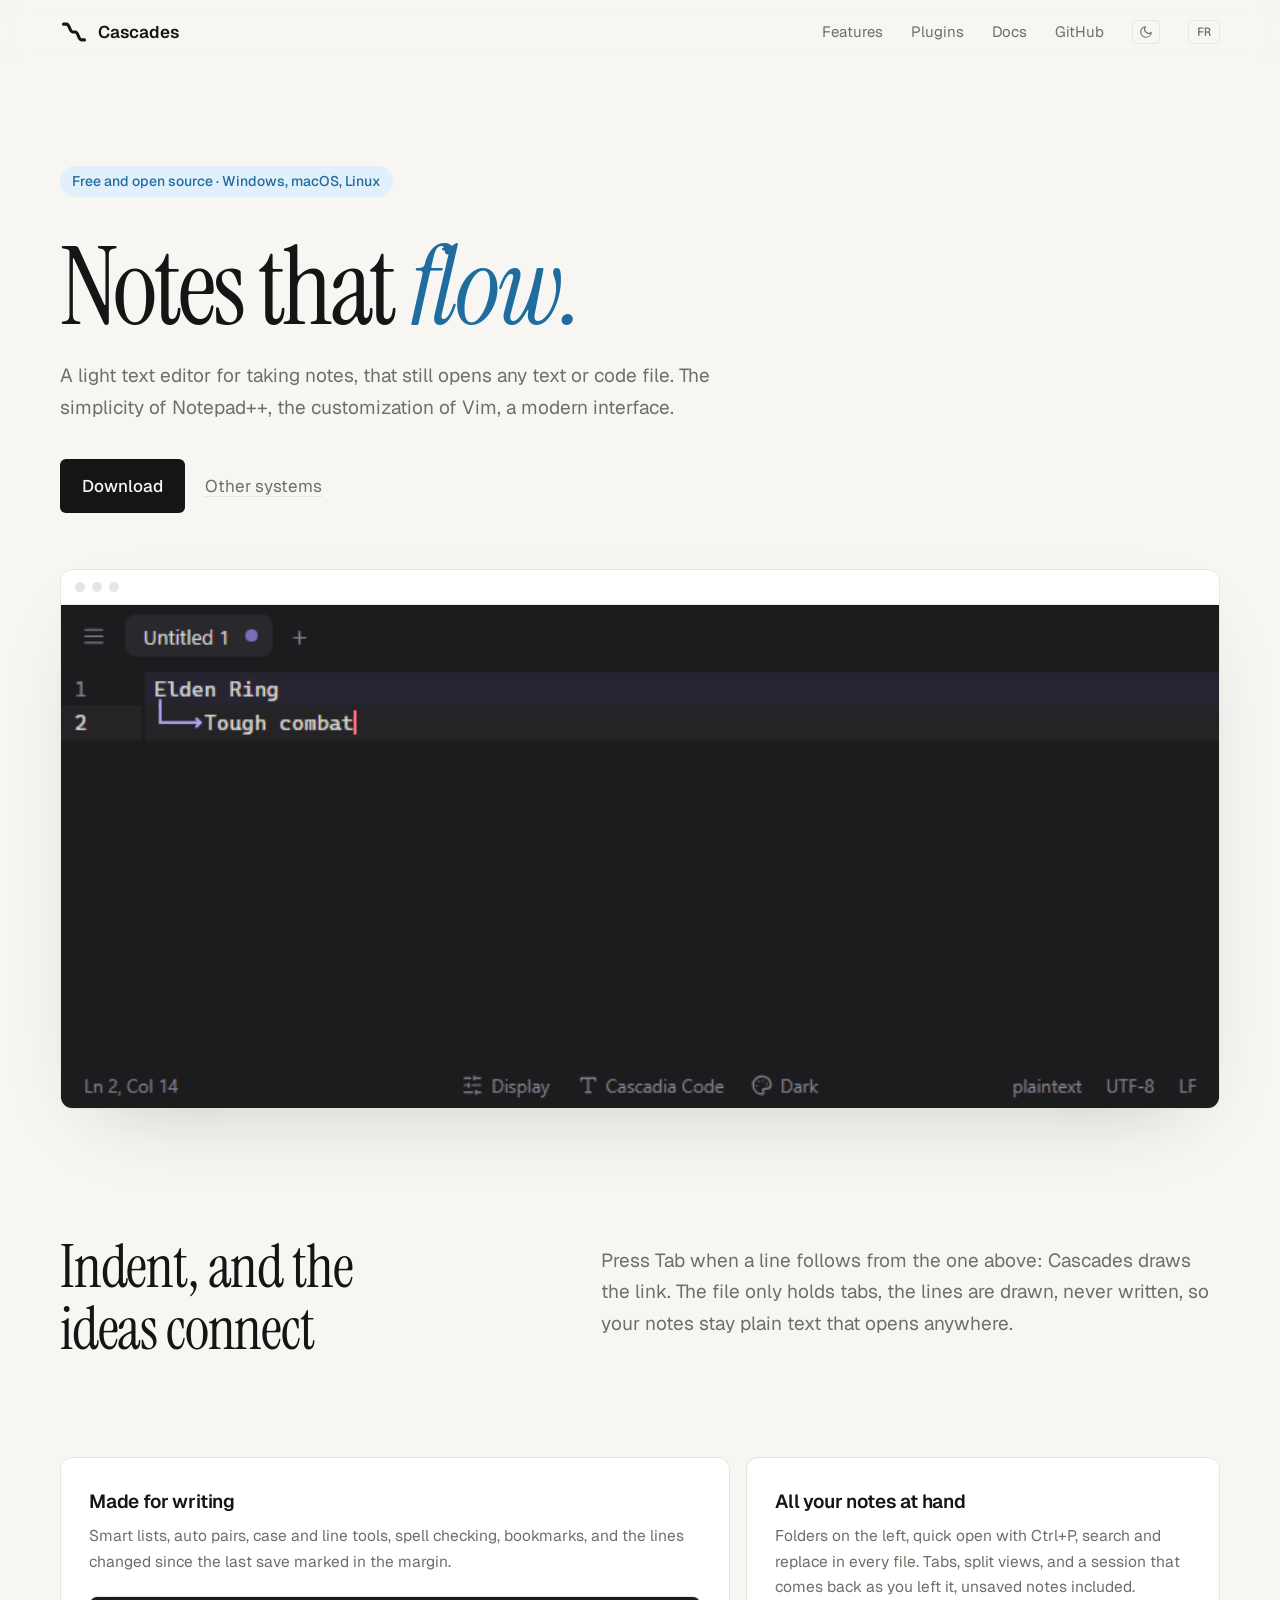
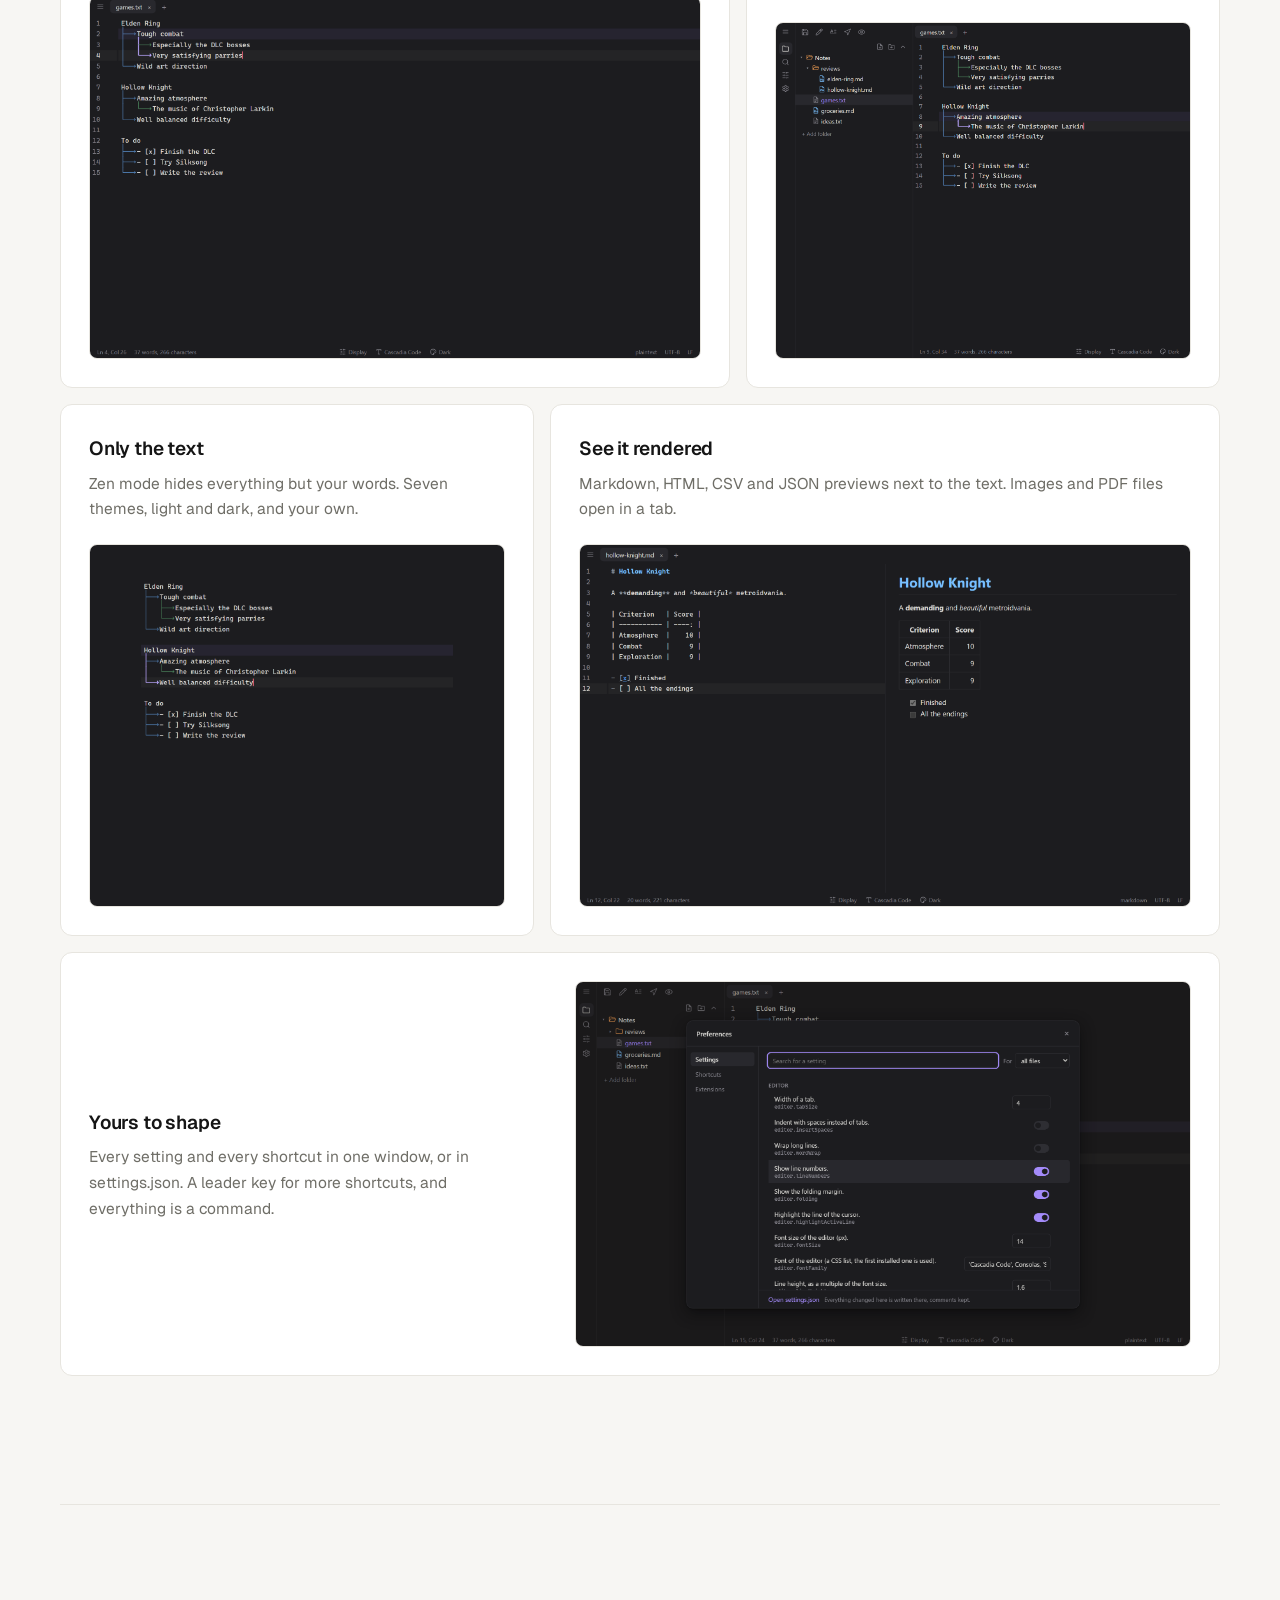
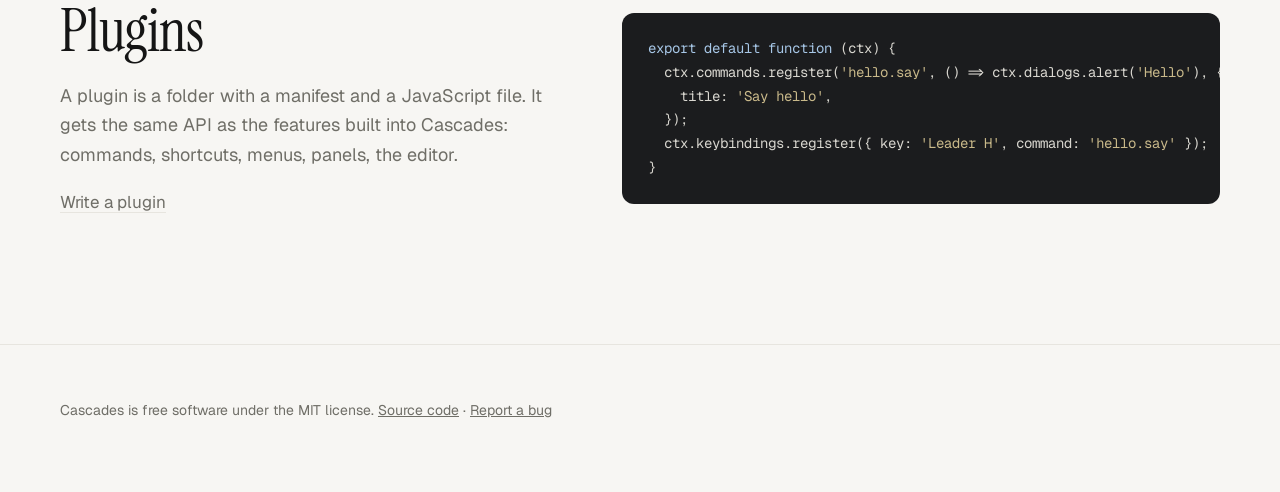
<file: index.html>
<!doctype html>
<html lang="en">
  <head>
    <meta charset="utf-8" />
    <meta name="viewport" content="width=device-width, initial-scale=1" />
    <title>Cascades, a light editor for your notes</title>
    <meta
      name="description"
      content="A light text editor for taking notes, that still opens any text or code file. Free and open source, for Windows, macOS and Linux."
    />
    <link rel="canonical" href="https://anderson3x11.dev/cascades-site/" />
    <link rel="icon" href="assets/logo.svg" type="image/svg+xml" />
    <link rel="apple-touch-icon" href="assets/apple-touch-icon.png" />
    <meta name="theme-color" content="#f7f6f3" media="(prefers-color-scheme: light)" />
    <meta name="theme-color" content="#161615" media="(prefers-color-scheme: dark)" />
    <meta property="og:type" content="website" />
    <meta property="og:site_name" content="Cascades" />
    <meta property="og:url" content="https://anderson3x11.dev/cascades-site/" />
    <meta property="og:title" content="Cascades, a light editor for your notes" />
    <meta
      property="og:description"
      content="A light text editor for taking notes, that still opens any text or code file. Free and open source, for Windows, macOS and Linux."
    />
    <meta property="og:image" content="https://anderson3x11.dev/cascades-site/assets/og.png" />
    <meta property="og:image:width" content="1200" />
    <meta property="og:image:height" content="630" />
    <meta property="og:image:alt" content="Cascades: notes that flow. The editor with an indented note." />
    <meta name="twitter:card" content="summary_large_image" />
    <script type="application/ld+json">
      {
        "@context": "https://schema.org",
        "@type": "SoftwareApplication",
        "name": "Cascades",
        "description": "A light text editor for taking notes, that still opens any text or code file.",
        "url": "https://anderson3x11.dev/cascades-site/",
        "downloadUrl": "https://github.com/anderson3x11/cascades/releases/latest",
        "image": "https://anderson3x11.dev/cascades-site/assets/og.png",
        "applicationCategory": "DeveloperApplication",
        "operatingSystem": "Windows, macOS, Linux",
        "license": "https://opensource.org/licenses/MIT",
        "offers": { "@type": "Offer", "price": "0", "priceCurrency": "EUR" },
        "author": { "@type": "Person", "name": "anderson3x11", "url": "https://anderson3x11.dev/" }
      }
    </script>
    <link rel="preconnect" href="https://fonts.googleapis.com" />
    <link rel="preconnect" href="https://fonts.gstatic.com" crossorigin />
    <link
      rel="stylesheet"
      href="https://fonts.googleapis.com/css2?family=Instrument+Serif:ital@0;1&family=Geist:wght@400;500;600&family=Geist+Mono:wght@400;500&display=swap"
    />
    <link rel="stylesheet" href="style.css" />
    <script>
      // Before the first paint: the saved theme, or the system one.
      {
        let theme = null;
        try {
          theme = localStorage.getItem('theme');
        } catch {
          // Private window: follow the system.
        }
        if (theme !== 'dark' && theme !== 'light') {
          theme = matchMedia('(prefers-color-scheme: dark)').matches ? 'dark' : 'light';
        }
        document.documentElement.dataset.theme = theme;
      }
      document.documentElement.classList.add('js');
    </script>
  </head>
  <body>
    <header class="top">
      <a class="brand" href="#">
        <svg width="28" height="28" viewBox="0 0 64 64" aria-hidden="true"><path d="M8 14 H15 C22 14 22 32 29 32 H35 C42 32 42 50 49 50 H56" fill="none" stroke="currentColor" stroke-width="7" stroke-linecap="round" stroke-linejoin="round" /></svg>
        <span>Cascades</span>
      </a>
      <nav>
        <a href="#features" data-i18n="nav.features">Features</a>
        <a href="#plugins" data-i18n="nav.plugins">Plugins</a>
        <a href="docs.html" data-i18n="nav.docs">Docs</a>
        <a href="https://github.com/anderson3x11/cascades">GitHub</a>
        <button id="theme" type="button" aria-label="Switch theme">
          <svg class="moon" width="14" height="14" viewBox="0 0 24 24" fill="none" stroke="currentColor" stroke-width="2" stroke-linecap="round" stroke-linejoin="round" aria-hidden="true"><path d="M21 12.8A9 9 0 1 1 11.2 3a7 7 0 0 0 9.8 9.8z" /></svg>
          <svg class="sun" width="14" height="14" viewBox="0 0 24 24" fill="none" stroke="currentColor" stroke-width="2" stroke-linecap="round" aria-hidden="true"><circle cx="12" cy="12" r="4" /><path d="M12 2v2M12 20v2M4.9 4.9l1.4 1.4M17.7 17.7l1.4 1.4M2 12h2M20 12h2M4.9 19.1l1.4-1.4M17.7 6.3l1.4-1.4" /></svg>
        </button>
        <button id="language" type="button" aria-label="Français">FR</button>
      </nav>
    </header>

    <main>
      <section class="hero">
        <p class="tag reveal" id="version" data-i18n="hero.meta">Free and open source · Windows, macOS, Linux</p>
        <h1 class="reveal" style="--i: 1">
          <span data-i18n="hero.title">Notes that</span> <em data-i18n="hero.flow">flow.</em>
        </h1>
        <p class="lead reveal" style="--i: 2" data-i18n="hero.lead">
          A light text editor for taking notes, that still opens any text or code file. The simplicity of
          Notepad++, the customization of Vim, a modern interface.
        </p>
        <div class="download reveal" style="--i: 3">
          <a id="download" class="button" href="https://github.com/anderson3x11/cascades/releases/latest">
            <span data-i18n="hero.download">Download</span>
          </a>
          <a class="link" href="https://github.com/anderson3x11/cascades/releases/latest" data-i18n="hero.others"
            >Other systems</a
          >
        </div>
      </section>

      <div class="window reveal">
        <div class="bar"><i></i><i></i><i></i></div>
        <img
          src="assets/cascades.gif"
          width="760"
          height="330"
          alt="Typing a note: each indented line gets its connector"
          data-i18n-alt="hero.gif"
          data-zoom
        />
      </div>

      <section class="cascades">
        <h2 class="reveal" data-i18n="cascades.title">Indent, and the ideas connect</h2>
        <p class="reveal" style="--i: 1" data-i18n="cascades.text">
          Press Tab when a line follows from the one above: Cascades draws the link. The file only holds tabs, the
          lines are drawn, never written, so your notes stay plain text that opens anywhere.
        </p>
      </section>

      <section id="features" class="features">
        <article class="reveal">
          <div>
            <h3 data-i18n="f1.title">Made for writing</h3>
            <p data-i18n="f1.text">
              Smart lists, auto pairs, case and line tools, spell checking, bookmarks, and the lines changed since
              the last save marked in the margin.
            </p>
          </div>
          <div class="shot">
            <img src="assets/editor.png" width="1920" height="1140" alt="" loading="lazy" data-zoom />
          </div>
        </article>
        <article class="reveal" style="--i: 1">
          <div>
            <h3 data-i18n="f2.title">All your notes at hand</h3>
            <p data-i18n="f2.text">
              Folders on the left, quick open with Ctrl+P, search and replace in every file. Tabs, split views, and
              a session that comes back as you left it, unsaved notes included.
            </p>
          </div>
          <div class="shot">
            <img src="assets/cascades.png" width="1920" height="1140" alt="" loading="lazy" data-zoom />
          </div>
        </article>
        <article class="reveal">
          <div>
            <h3 data-i18n="f4.title">Only the text</h3>
            <p data-i18n="f4.text">
              Zen mode hides everything but your words. Seven themes, light and dark, and your own.
            </p>
          </div>
          <div class="shot">
            <img src="assets/zen.png" width="1920" height="1140" alt="" loading="lazy" data-zoom style="object-position: top" />
          </div>
        </article>
        <article class="reveal" style="--i: 1">
          <div>
            <h3 data-i18n="f3.title">See it rendered</h3>
            <p data-i18n="f3.text">
              Markdown, HTML, CSV and JSON previews next to the text. Images and PDF files open in a tab.
            </p>
          </div>
          <div class="shot">
            <img src="assets/preview.png" width="1920" height="1140" alt="" loading="lazy" data-zoom />
          </div>
        </article>
        <article class="reveal">
          <div>
            <h3 data-i18n="f5.title">Yours to shape</h3>
            <p data-i18n="f5.text">
              Every setting and every shortcut in one window, or in settings.json. A leader key for more shortcuts,
              and everything is a command.
            </p>
          </div>
          <div class="shot">
            <img src="assets/preferences.png" width="1920" height="1140" alt="" loading="lazy" data-zoom />
          </div>
        </article>
      </section>

      <section id="plugins" class="plugins">
        <div class="reveal">
          <h2 data-i18n="plugins.title">Plugins</h2>
          <p data-i18n="plugins.text">
            A plugin is a folder with a manifest and a JavaScript file. It gets the same API as the features built
            into Cascades: commands, shortcuts, menus, panels, the editor.
          </p>
          <a class="link" href="https://github.com/anderson3x11/cascades/blob/main/docs/plugins.md" data-i18n="plugins.link"
            >Write a plugin</a
          >
        </div>
        <pre class="reveal" style="--i: 1"><code><span class="k">export default function</span> (ctx) {
  ctx.commands.register(<span class="s">'hello.say'</span>, () =&gt; ctx.dialogs.alert(<span class="s">'Hello'</span>), {
    title: <span class="s">'Say hello'</span>,
  });
  ctx.keybindings.register({ key: <span class="s">'Leader H'</span>, command: <span class="s">'hello.say'</span> });
}</code></pre>
      </section>
    </main>

    <footer>
      <p>
        <span data-i18n="footer.license">Cascades is free software under the MIT license.</span>
        <a href="https://github.com/anderson3x11/cascades" data-i18n="footer.source">Source code</a> ·
        <a href="https://github.com/anderson3x11/cascades/issues/new/choose" data-i18n="footer.issue">Report a bug</a>
      </p>
    </footer>

    <script src="main.js"></script>
  </body>
</html>
</file>
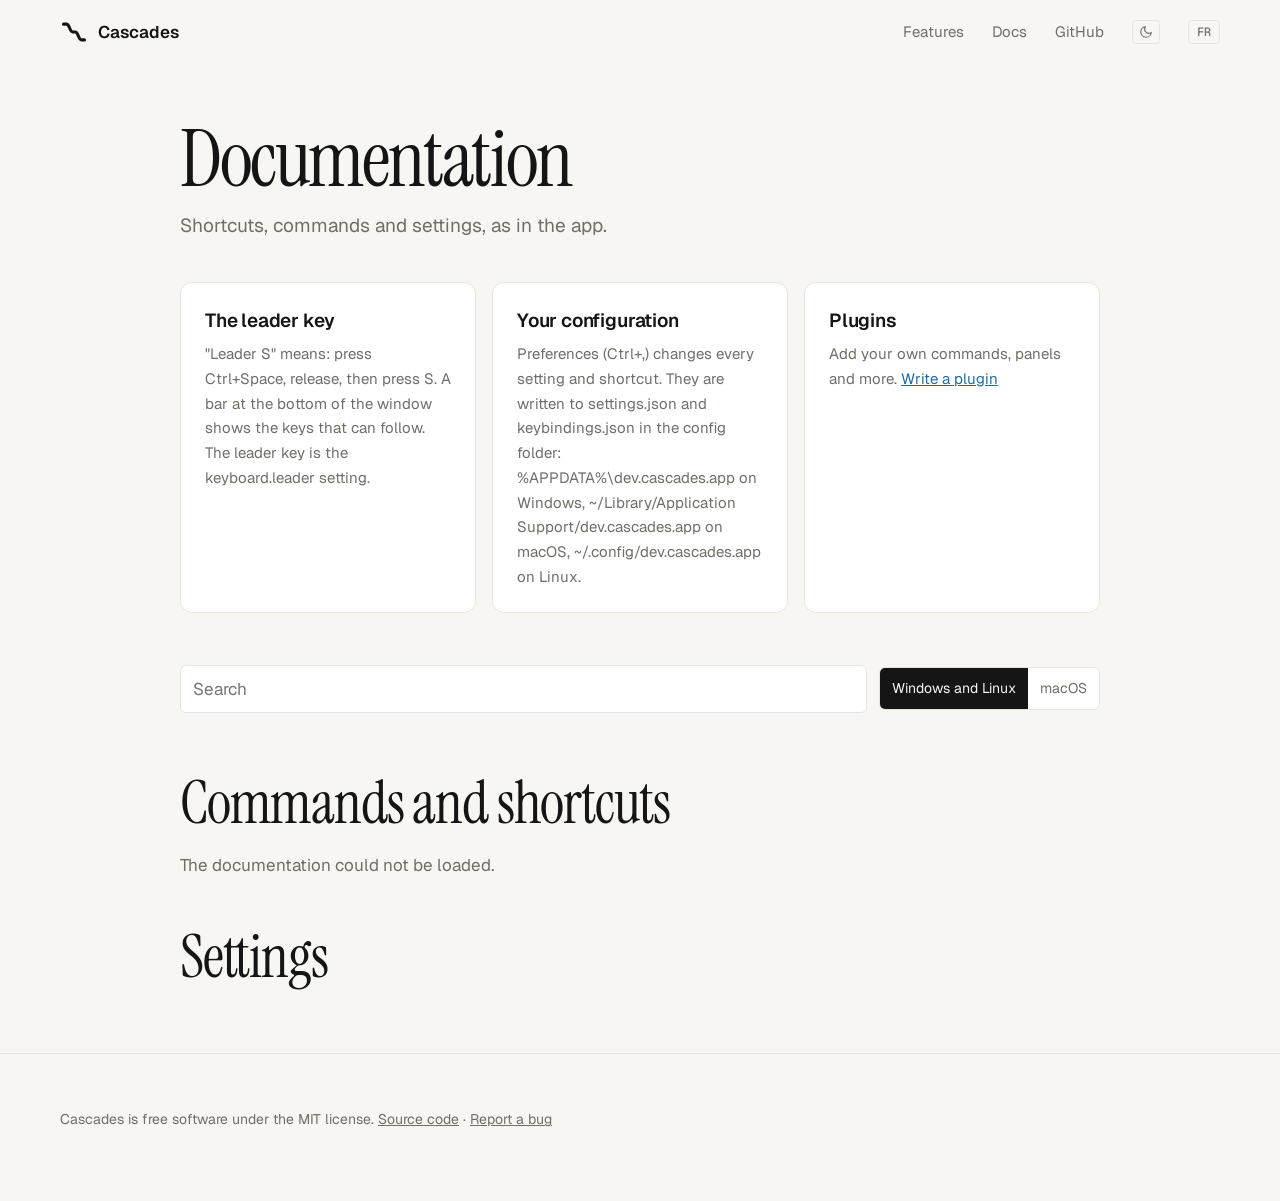
<file: docs.html>
<!doctype html>
<html lang="en">
  <head>
    <meta charset="utf-8" />
    <meta name="viewport" content="width=device-width, initial-scale=1" />
    <title>Cascades documentation</title>
    <meta name="description" content="Shortcuts, commands and settings of Cascades." />
    <link rel="canonical" href="https://anderson3x11.dev/cascades-site/docs.html" />
    <link rel="icon" href="assets/logo.svg" type="image/svg+xml" />
    <link rel="apple-touch-icon" href="assets/apple-touch-icon.png" />
    <meta name="theme-color" content="#f7f6f3" media="(prefers-color-scheme: light)" />
    <meta name="theme-color" content="#161615" media="(prefers-color-scheme: dark)" />
    <meta property="og:type" content="website" />
    <meta property="og:site_name" content="Cascades" />
    <meta property="og:url" content="https://anderson3x11.dev/cascades-site/docs.html" />
    <meta property="og:title" content="Cascades documentation" />
    <meta property="og:description" content="Shortcuts, commands and settings of Cascades." />
    <meta property="og:image" content="https://anderson3x11.dev/cascades-site/assets/og.png" />
    <meta property="og:image:width" content="1200" />
    <meta property="og:image:height" content="630" />
    <meta property="og:image:alt" content="Cascades: notes that flow. The editor with an indented note." />
    <meta name="twitter:card" content="summary_large_image" />
    <link rel="preconnect" href="https://fonts.googleapis.com" />
    <link rel="preconnect" href="https://fonts.gstatic.com" crossorigin />
    <link
      rel="stylesheet"
      href="https://fonts.googleapis.com/css2?family=Instrument+Serif&family=Geist:wght@400;500;600&family=Geist+Mono:wght@400;500&display=swap"
    />
    <link rel="stylesheet" href="style.css" />
    <script>
      // Before the first paint: the saved theme, or the system one.
      {
        let theme = null;
        try {
          theme = localStorage.getItem('theme');
        } catch {
          // Private window: follow the system.
        }
        if (theme !== 'dark' && theme !== 'light') {
          theme = matchMedia('(prefers-color-scheme: dark)').matches ? 'dark' : 'light';
        }
        document.documentElement.dataset.theme = theme;
      }
      document.documentElement.classList.add('js');
    </script>
  </head>
  <body>
    <header class="top">
      <a class="brand" href="./">
        <svg width="28" height="28" viewBox="0 0 64 64" aria-hidden="true"><path d="M8 14 H15 C22 14 22 32 29 32 H35 C42 32 42 50 49 50 H56" fill="none" stroke="currentColor" stroke-width="7" stroke-linecap="round" stroke-linejoin="round" /></svg>
        <span>Cascades</span>
      </a>
      <nav>
        <a href="./#features" data-i18n="nav.features">Features</a>
        <a href="docs.html" data-i18n="nav.docs">Docs</a>
        <a href="https://github.com/anderson3x11/cascades">GitHub</a>
        <button id="theme" type="button" aria-label="Switch theme">
          <svg class="moon" width="14" height="14" viewBox="0 0 24 24" fill="none" stroke="currentColor" stroke-width="2" stroke-linecap="round" stroke-linejoin="round" aria-hidden="true"><path d="M21 12.8A9 9 0 1 1 11.2 3a7 7 0 0 0 9.8 9.8z" /></svg>
          <svg class="sun" width="14" height="14" viewBox="0 0 24 24" fill="none" stroke="currentColor" stroke-width="2" stroke-linecap="round" aria-hidden="true"><circle cx="12" cy="12" r="4" /><path d="M12 2v2M12 20v2M4.9 4.9l1.4 1.4M17.7 17.7l1.4 1.4M2 12h2M20 12h2M4.9 19.1l1.4-1.4M17.7 6.3l1.4-1.4" /></svg>
        </button>
        <button id="language" type="button" aria-label="Français">FR</button>
      </nav>
    </header>

    <main class="docs">
      <h1 data-i18n="docs.title">Documentation</h1>
      <p class="lead" id="version" data-i18n="docs.lead">Shortcuts, commands and settings, as in the app.</p>

      <section class="basics">
        <div>
          <h3 data-i18n="leader.title">The leader key</h3>
          <p data-i18n="leader.text">
            "Leader S" means: press Ctrl+Space, release, then press S. A bar at the bottom of the window shows the
            keys that can follow. The leader key is the keyboard.leader setting.
          </p>
        </div>
        <div>
          <h3 data-i18n="config.title">Your configuration</h3>
          <p data-i18n="config.text">
            Preferences (Ctrl+,) changes every setting and shortcut. They are written to settings.json and
            keybindings.json in the config folder: %APPDATA%\dev.cascades.app on Windows, ~/Library/Application
            Support/dev.cascades.app on macOS, ~/.config/dev.cascades.app on Linux.
          </p>
        </div>
        <div>
          <h3 data-i18n="plugins.title">Plugins</h3>
          <p>
            <span data-i18n="plugins.text">Add your own commands, panels and more.</span>
            <a href="https://github.com/anderson3x11/cascades/blob/main/docs/plugins.md" data-i18n="plugins.link"
              >Write a plugin</a
            >
          </p>
        </div>
      </section>

      <div class="tools">
        <input id="search" type="search" placeholder="Search" data-i18n-placeholder="search" />
        <div class="systems" role="group">
          <button type="button" data-system="pc" data-i18n="system.pc">Windows and Linux</button>
          <button type="button" data-system="mac">macOS</button>
        </div>
      </div>

      <h2 id="shortcuts" data-i18n="shortcuts.title">Commands and shortcuts</h2>
      <div id="commands" class="reference"><p class="empty" data-i18n="loading">Loading…</p></div>

      <h2 id="settings" data-i18n="settings.title">Settings</h2>
      <div id="settings-list" class="reference"></div>
    </main>

    <footer>
      <p>
        <span data-i18n="footer.license">Cascades is free software under the MIT license.</span>
        <a href="https://github.com/anderson3x11/cascades" data-i18n="footer.source">Source code</a> ·
        <a href="https://github.com/anderson3x11/cascades/issues/new/choose" data-i18n="footer.issue">Report a bug</a>
      </p>
    </footer>

    <script src="docs.js"></script>
  </body>
</html>
</file>
<file: style.css>
:root {
  --bg: #f7f6f3;
  --surface: #ffffff;
  --border: #e7e5df;
  --fg: #2a2b2d;
  --muted: #6f6e67;
  --ink: #151515;
  --accent: #1f6c9f;
  --accent-bg: #e1f0fb;
  --code: #1b1c1e;
  --ease: cubic-bezier(0.16, 1, 0.3, 1);
  --page: max(28px, (100% - 1160px) / 2);
  --serif: 'Instrument Serif', Georgia, serif;
  --mono: 'Geist Mono', 'Cascadia Code', Consolas, monospace;
  color-scheme: light;
}

/* Set in the head of each page: the saved choice, or the system one. */
:root[data-theme='dark'] {
  --bg: #161615;
  --surface: #1e1e1c;
  --border: #2f2e2b;
  --fg: #dcdad4;
  --muted: #9a988f;
  --ink: #f3f1ec;
  --accent: #7fb6e6;
  --accent-bg: rgb(127 182 230 / 12%);
  --code: #0f0f0e;
  color-scheme: dark;
}

* {
  box-sizing: border-box;
}

html {
  scroll-behavior: smooth;
  scroll-padding-top: 80px;
}

body {
  margin: 0;
  background: var(--bg);
  color: var(--fg);
  font:
    17px/1.65 Geist,
    system-ui,
    sans-serif;
  -webkit-font-smoothing: antialiased;
}

a {
  color: var(--accent);
}

img {
  display: block;
  max-width: 100%;
  height: auto;
}

:focus-visible {
  outline: 2px solid var(--accent);
  outline-offset: 3px;
  border-radius: 4px;
}

.top {
  position: sticky;
  top: 0;
  z-index: 2;
  display: flex;
  align-items: center;
  justify-content: space-between;
  height: 64px;
  padding: 0 var(--page);
  background: color-mix(in srgb, var(--bg) 82%, transparent);
  backdrop-filter: blur(12px);
}

.brand {
  display: flex;
  gap: 10px;
  align-items: center;
  color: var(--ink);
  font-weight: 600;
  text-decoration: none;
}

nav {
  display: flex;
  gap: 28px;
  align-items: center;
  font-size: 15px;
}

nav a {
  color: var(--muted);
  text-decoration: none;
  transition: color 0.2s;
}

nav a:hover {
  color: var(--ink);
}

#language {
  padding: 3px 8px;
  border: 1px solid var(--border);
  border-radius: 4px;
  background: none;
  color: var(--muted);
  font: 500 12px var(--mono);
  cursor: pointer;
  transition:
    color 0.2s,
    border-color 0.2s;
}

#language:hover,
#theme:hover {
  border-color: var(--muted);
  color: var(--ink);
}

#theme {
  display: grid;
  place-items: center;
  width: 28px;
  height: 24px;
  padding: 0;
  border: 1px solid var(--border);
  border-radius: 4px;
  background: none;
  color: var(--muted);
  cursor: pointer;
  transition:
    color 0.2s,
    border-color 0.2s;
}

/* The icon shows the theme a click switches to. */
[data-theme='dark'] #theme .moon,
:root:not([data-theme='dark']) #theme .sun {
  display: none;
}

main {
  padding: 0 var(--page);
}

h1,
h2 {
  margin: 0;
  color: var(--ink);
  font-family: var(--serif);
  font-weight: 400;
  text-wrap: balance;
}

h1 {
  font-size: clamp(52px, 8.4vw, 112px);
  line-height: 0.98;
  letter-spacing: -0.03em;
}

h1 em {
  color: var(--accent);
}

h2 {
  font-size: clamp(38px, 4.6vw, 60px);
  line-height: 1.05;
  letter-spacing: -0.02em;
}

h3 {
  margin: 0 0 6px;
  color: var(--ink);
  font-size: 19px;
  font-weight: 600;
  letter-spacing: -0.01em;
}

.lead {
  max-width: 54ch;
  margin: 0;
  color: var(--muted);
  font-size: 19px;
  text-wrap: pretty;
}

/* Home */

.hero {
  padding: 88px 0 56px;
}

.hero h1 {
  max-width: 14ch;
  margin: 24px 0 20px;
}

.tag {
  display: inline-block;
  padding: 4px 12px;
  border-radius: 999px;
  background: var(--accent-bg);
  color: var(--accent);
  font-size: 14px;
  font-weight: 500;
}

.download {
  display: flex;
  flex-wrap: wrap;
  gap: 20px;
  align-items: center;
  margin-top: 36px;
}

.button {
  display: inline-block;
  padding: 13px 22px;
  border-radius: 6px;
  background: var(--ink);
  color: var(--bg);
  font-weight: 500;
  text-decoration: none;
  transition:
    background 0.2s,
    transform 0.15s var(--ease);
}

.button:hover {
  background: color-mix(in srgb, var(--ink) 82%, var(--bg));
}

.button:active {
  transform: scale(0.98);
}

.link {
  color: var(--muted);
  text-decoration: underline;
  text-decoration-color: var(--border);
  text-underline-offset: 4px;
  transition: color 0.2s;
}

.link:hover {
  color: var(--ink);
  text-decoration-color: currentColor;
}

.window {
  overflow: hidden;
  border: 1px solid var(--border);
  border-radius: 12px;
  background: var(--surface);
  box-shadow: 0 30px 80px -40px rgb(40 36 28 / 25%);
}

.window .bar {
  display: flex;
  gap: 7px;
  padding: 12px 14px;
  border-bottom: 1px solid var(--border);
}

.window .bar i {
  width: 10px;
  height: 10px;
  border-radius: 50%;
  background: var(--border);
}

.window img {
  width: 100%;
}

.cascades {
  display: grid;
  grid-template-columns: 1fr 1.3fr;
  gap: 64px;
  align-items: start;
  padding: 128px 0 96px;
}

.cascades p {
  margin: 8px 0 0;
  color: var(--muted);
  font-size: 19px;
}

.features {
  display: grid;
  grid-template-columns: repeat(12, 1fr);
  gap: 16px;
  padding-bottom: 128px;
}

.features article {
  display: flex;
  flex-direction: column;
  gap: 22px;
  grid-column: span 7;
  padding: 28px;
  border: 1px solid var(--border);
  border-radius: 12px;
  background: var(--surface);
  transition: box-shadow 0.25s;
}

.features article:hover {
  box-shadow: 0 6px 24px rgb(0 0 0 / 4%);
}

.features article:nth-child(2),
.features article:nth-child(3) {
  grid-column: span 5;
}

.features article:last-child {
  flex-direction: row;
  grid-column: span 12;
  gap: 48px;
  align-items: center;
}

.features article:last-child > * {
  flex: 1;
}

.features article:last-child .shot {
  flex: 1.4;
  margin: 0;
}

.features p {
  margin: 0;
  color: var(--muted);
  font-size: 15.5px;
}

/* The screenshot fills the height left by the text, so a narrow card next to
   a wide one has no gap: it is cropped from the top left, the zoom shows it whole. */
.shot {
  position: relative;
  flex: 1;
  aspect-ratio: 1920 / 1140;
  overflow: hidden;
  border: 1px solid var(--border);
  border-radius: 8px;
  transition:
    transform 0.5s var(--ease),
    box-shadow 0.5s var(--ease);
}

.shot img {
  position: absolute;
  inset: 0;
  width: 100%;
  height: 100%;
  object-fit: cover;
  object-position: left top;
}

.shot:hover {
  z-index: 1;
  transform: scale(1.04);
  box-shadow: 0 24px 60px -20px rgb(0 0 0 / 35%);
}

.plugins {
  display: grid;
  grid-template-columns: 1fr 1.2fr;
  gap: 64px;
  align-items: center;
  padding: 96px 0 128px;
  border-top: 1px solid var(--border);
}

.plugins p {
  max-width: 46ch;
  color: var(--muted);
  font-size: 18px;
}

pre {
  overflow-x: auto;
  margin: 0;
  padding: 24px 26px;
  border-radius: 12px;
  background: var(--code);
  color: #d9d7d0;
  font: 14px/1.7 var(--mono);
}

pre .k {
  color: #a7c7e7;
}

pre .s {
  color: #c9b98a;
}

code {
  font-family: var(--mono);
}

footer {
  padding: 40px var(--page) 56px;
  border-top: 1px solid var(--border);
  color: var(--muted);
  font-size: 14px;
}

footer a {
  color: var(--muted);
}

footer a:hover {
  color: var(--ink);
}

/* Screenshots open full size (main.js). */

[data-zoom] {
  cursor: zoom-in;
}

.zoom {
  max-width: 94vw;
  max-height: 94vh;
  padding: 0;
  border: 0;
  background: none;
  cursor: zoom-out;
}

.zoom img {
  max-width: 94vw;
  max-height: 94vh;
  border-radius: 10px;
}

.zoom::backdrop {
  background: color-mix(in srgb, var(--bg) 92%, transparent);
  backdrop-filter: blur(6px);
}

.zoom[open] {
  animation: pop 0.35s var(--ease);
}

@keyframes pop {
  from {
    opacity: 0;
    transform: scale(0.96);
  }
}

/* Blocks fade in as they scroll into view (main.js adds .in). */

.js .reveal {
  opacity: 0;
  transform: translateY(14px);
  transition:
    opacity 0.7s var(--ease),
    transform 0.7s var(--ease);
  transition-delay: calc(var(--i, 0) * 80ms);
}

.js .reveal.in {
  opacity: 1;
  transform: none;
}

@media (prefers-reduced-motion: reduce) {
  html {
    scroll-behavior: auto;
  }

  .js .reveal {
    opacity: 1;
    transform: none;
    transition: none;
  }
}

@media (max-width: 800px) {
  :root {
    --page: 16px;
  }

  nav {
    gap: 18px;
  }

  nav a[href*='#'] {
    display: none;
  }

  .hero {
    padding-top: 56px;
  }

  .cascades,
  .plugins {
    grid-template-columns: 1fr;
    gap: 24px;
    padding: 80px 0;
  }

  .features article,
  .features article:nth-child(2),
  .features article:nth-child(3) {
    grid-column: span 12;
    padding: 20px;
  }

  .features article:last-child {
    flex-direction: column;
    gap: 22px;
    align-items: stretch;
  }
}

/* Documentation */

.docs {
  max-width: calc(920px + 2 * var(--page));
  margin: 0 auto;
  padding-top: 56px;
  padding-bottom: 64px;
}

.docs h1 {
  font-size: clamp(48px, 7vw, 80px);
}

.docs .lead {
  margin-top: 12px;
}

.basics {
  display: grid;
  grid-template-columns: repeat(auto-fit, minmax(240px, 1fr));
  gap: 16px;
  margin: 40px 0;
}

.basics > div {
  padding: 22px 24px;
  border: 1px solid var(--border);
  border-radius: 12px;
  background: var(--surface);
}

.basics p {
  margin: 0;
  color: var(--muted);
  font-size: 15px;
  overflow-wrap: anywhere;
}

.tools {
  position: sticky;
  top: 64px;
  z-index: 1;
  display: flex;
  flex-wrap: wrap;
  gap: 12px;
  align-items: center;
  padding: 12px 0;
  background: var(--bg);
}

#search {
  flex: 1;
  min-width: 200px;
  padding: 9px 12px;
  border: 1px solid var(--border);
  border-radius: 6px;
  background: var(--surface);
  color: var(--fg);
  font: inherit;
}

.systems {
  display: flex;
  overflow: hidden;
  border: 1px solid var(--border);
  border-radius: 6px;
  background: var(--surface);
}

.systems button {
  padding: 9px 12px;
  border: none;
  background: none;
  color: var(--muted);
  font: inherit;
  font-size: 14px;
  cursor: pointer;
}

.systems button[aria-pressed='true'] {
  background: var(--ink);
  color: var(--bg);
}

.docs h2 {
  margin-top: 48px;
}

.reference h3 {
  margin: 32px 0 6px;
  color: var(--muted);
  font: 500 12px var(--mono);
  letter-spacing: 0.06em;
  text-transform: uppercase;
}

.reference dl {
  margin: 0;
}

.reference .row {
  display: flex;
  gap: 16px;
  justify-content: space-between;
  padding: 10px 0;
  border-bottom: 1px solid var(--border);
}

.reference dt {
  display: flex;
  flex-direction: column;
  min-width: 0;
}

.reference dt code {
  color: var(--muted);
  font-size: 12px;
}

.reference .setting dt code {
  order: -1;
  color: var(--ink);
  font-size: 14px;
}

.reference .setting dt span {
  color: var(--muted);
  font-size: 15px;
}

.reference dd {
  display: flex;
  flex: none;
  flex-wrap: wrap;
  gap: 6px;
  justify-content: flex-end;
  align-content: flex-start;
  max-width: 45%;
  margin: 0;
}

.reference .setting dd {
  flex-direction: column;
  align-items: flex-end;
  color: var(--muted);
  text-align: right;
  overflow-wrap: anywhere;
}

kbd {
  padding: 2px 7px;
  border: 1px solid var(--border);
  border-bottom-width: 2px;
  border-radius: 4px;
  background: var(--surface);
  color: var(--ink);
  font: 500 13px var(--mono);
  white-space: nowrap;
}

.empty {
  color: var(--muted);
}

@media (max-width: 760px) {
  .reference .row {
    flex-direction: column;
    gap: 6px;
  }

  .reference dd,
  .reference .setting dd {
    justify-content: flex-start;
    align-items: flex-start;
    max-width: none;
    text-align: left;
  }
}
</file>
